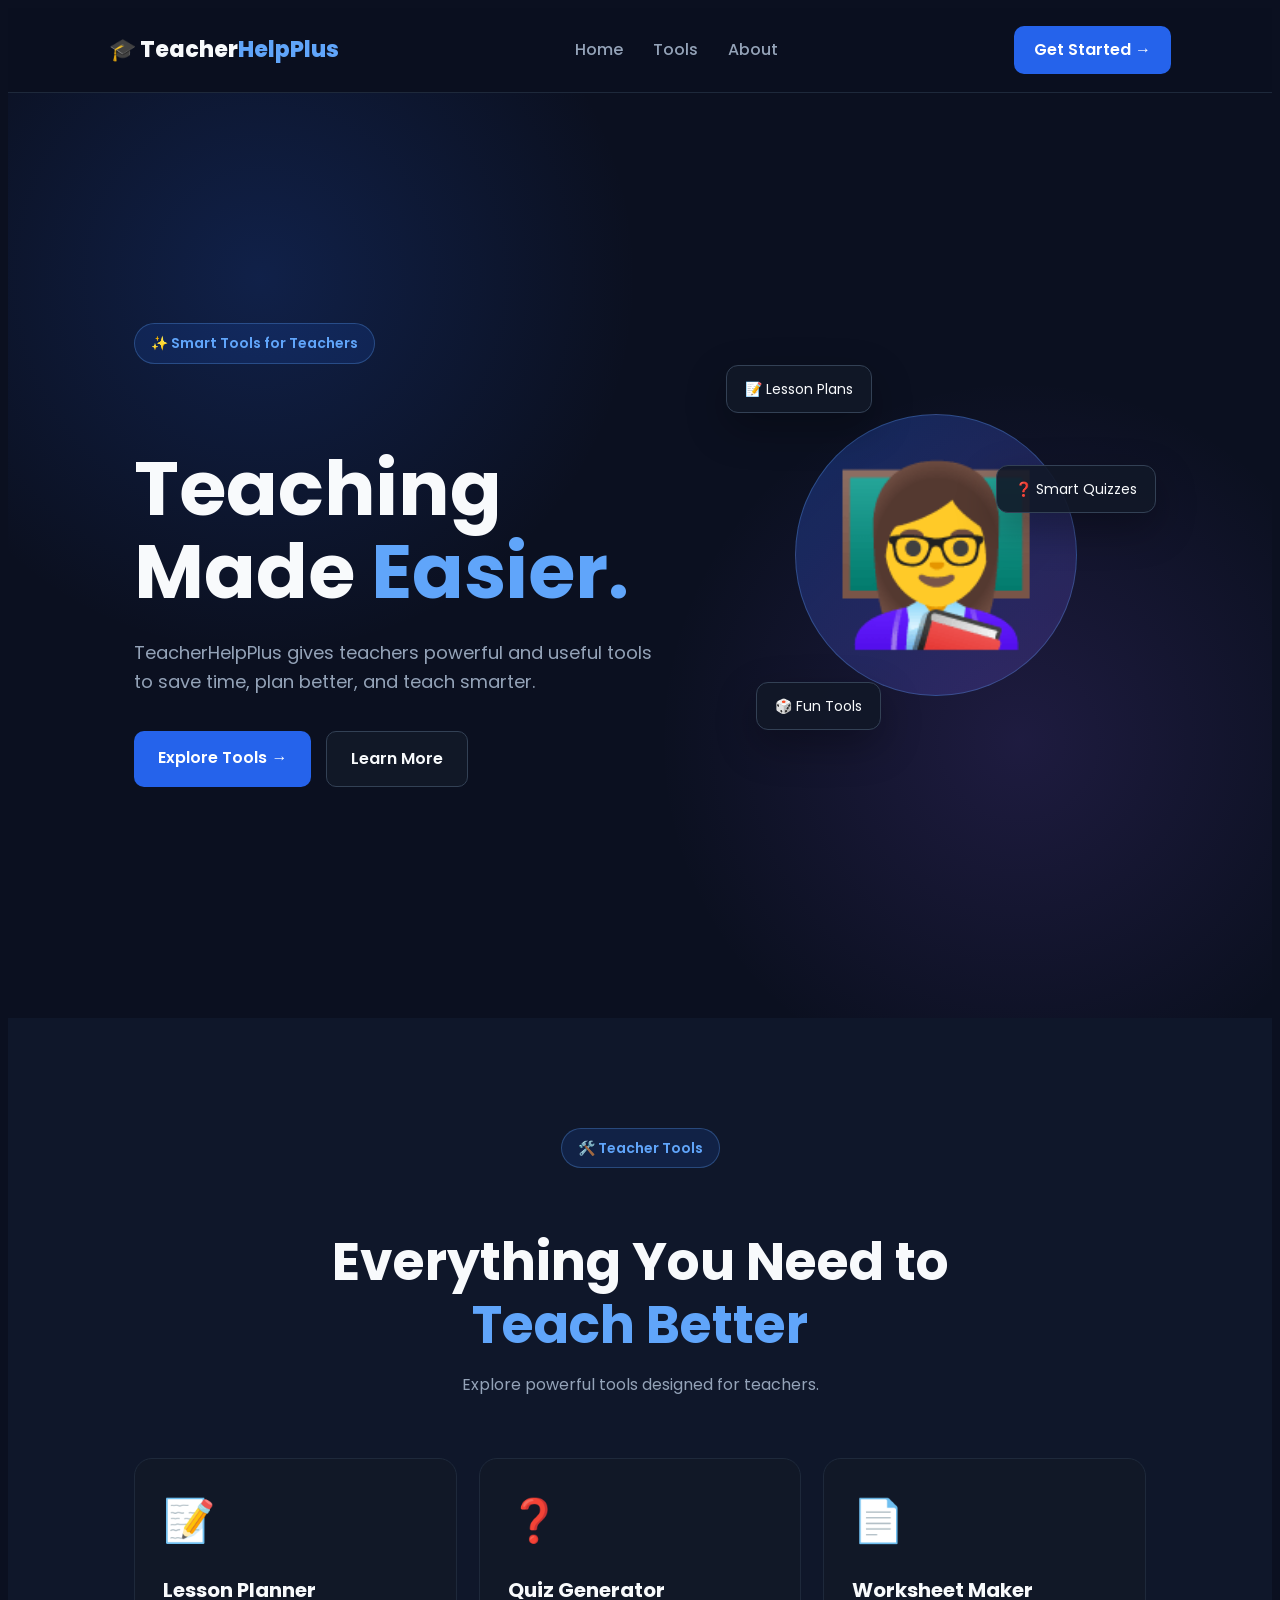
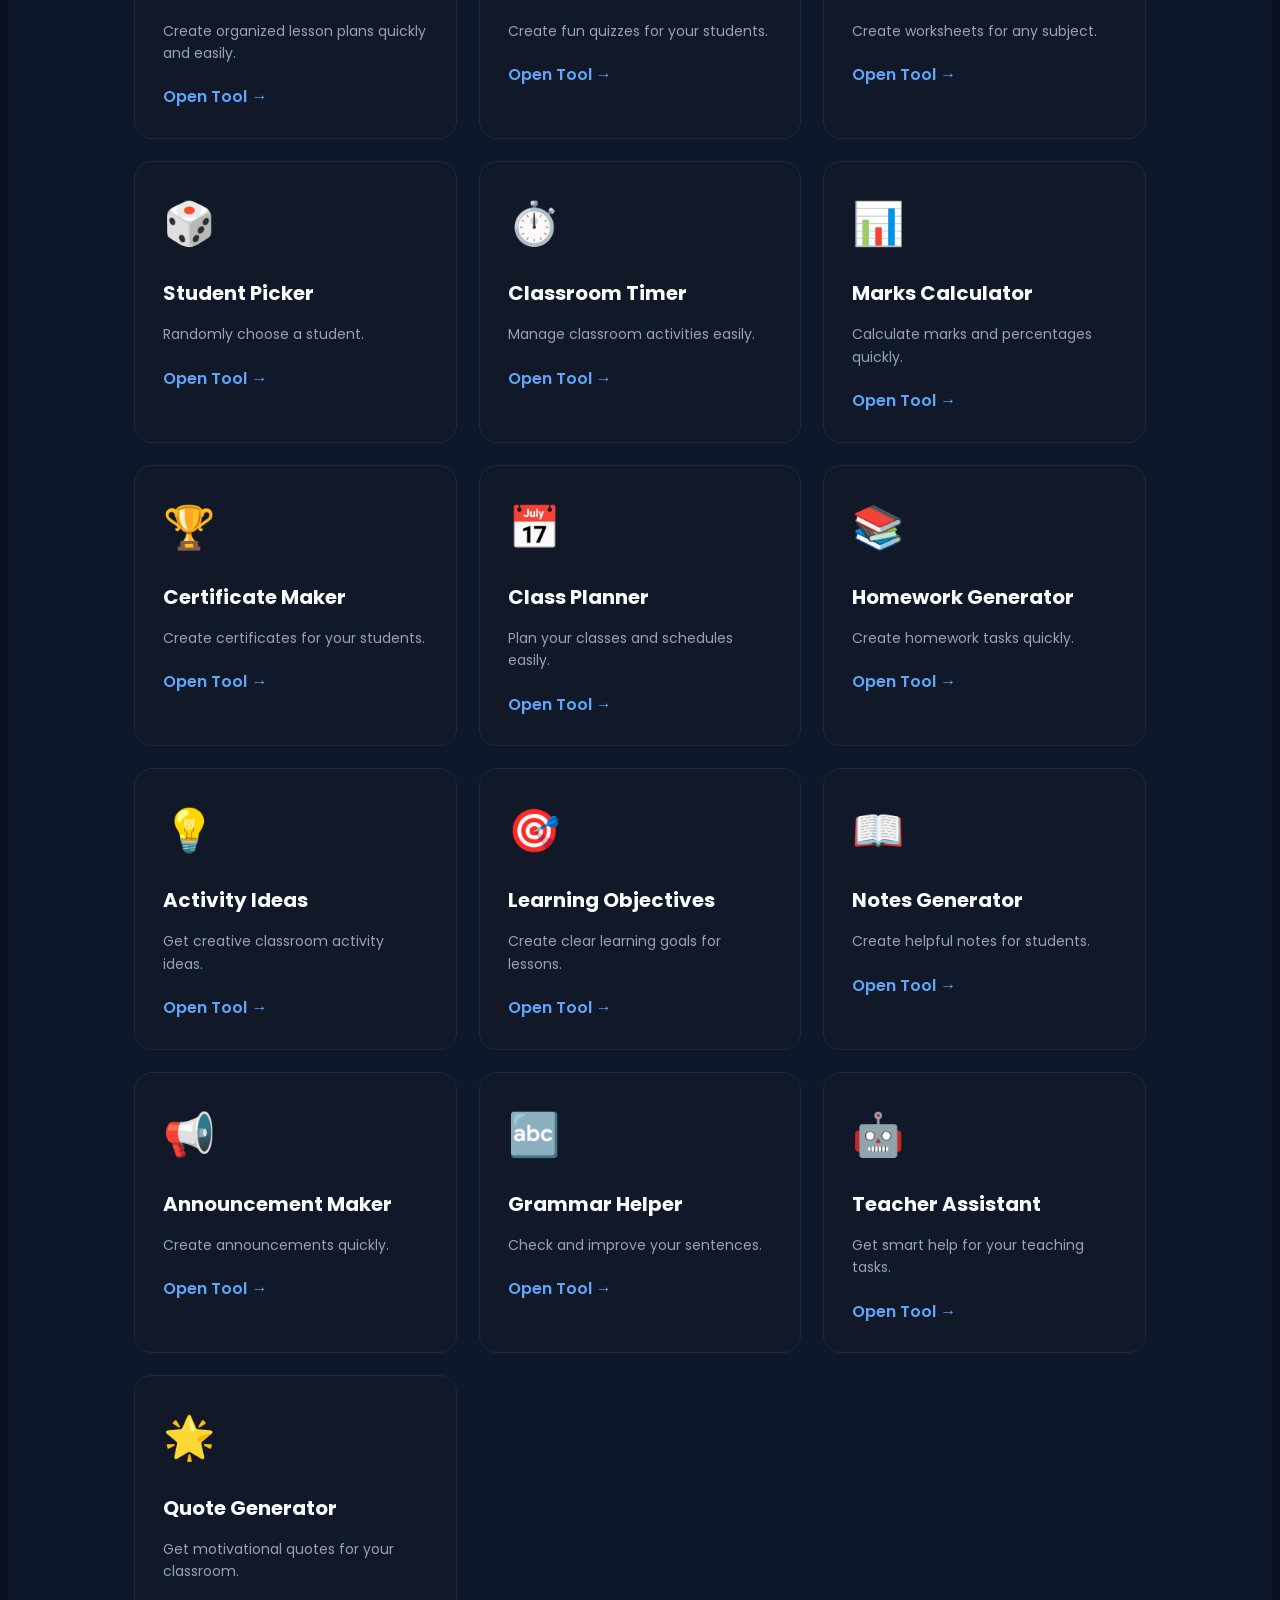
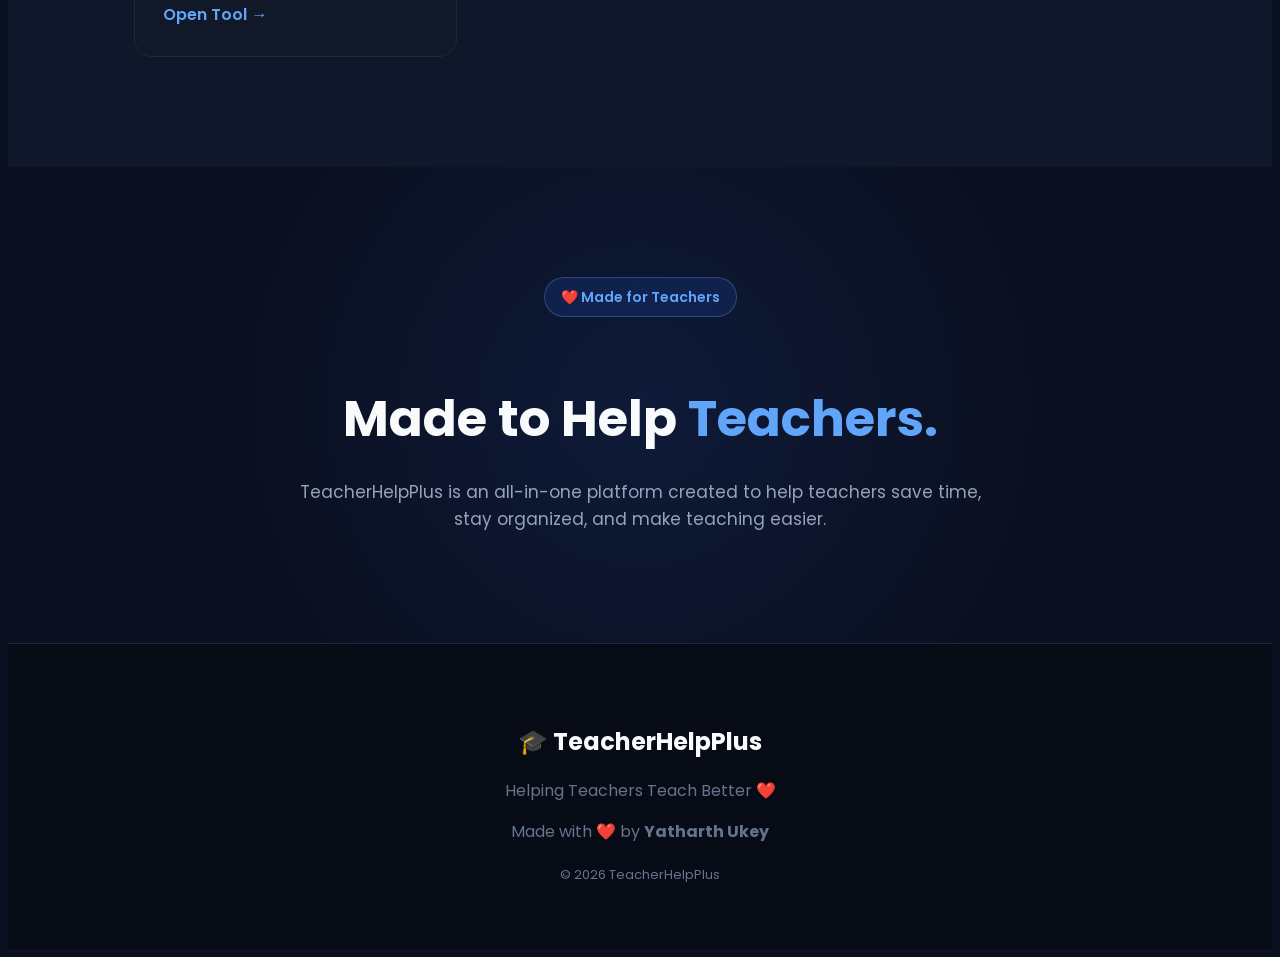
<file: index.html>
<!DOCTYPE html>
<html lang="en">
<head>
  <meta charset="UTF-8">
  <meta name="viewport" content="width=device-width, initial-scale=1.0">

  <title>TeacherHelpPlus | Smart Tools for Teachers</title>

  <link rel="stylesheet" href="style.css">

  <link rel="preconnect" href="https://fonts.googleapis.com">
  <link rel="preconnect" href="https://fonts.gstatic.com" crossorigin>
  <link href="https://fonts.googleapis.com/css2?family=Poppins:wght@400;500;600;700;800&display=swap" rel="stylesheet">
</head>

<body>

  <!-- Navigation -->
  <nav class="navbar">

    <a href="index.html" class="logo">
      🎓 Teacher<span>HelpPlus</span>
    </a>

    <div class="nav-links">
      <a href="#home">Home</a>
      <a href="#tools">Tools</a>
      <a href="#about">About</a>
    </div>

    <a href="#tools" class="nav-button">
      Get Started →
    </a>

  </nav>


  <!-- Hero Section -->
  <section class="hero" id="home">

    <div class="hero-content">

      <div class="badge">
        ✨ Smart Tools for Teachers
      </div>

      <h1>
        Teaching Made
        <span>Easier.</span>
      </h1>

      <p>
        TeacherHelpPlus gives teachers powerful and useful tools
        to save time, plan better, and teach smarter.
      </p>

      <div class="hero-buttons">

        <a href="#tools" class="primary-btn">
          Explore Tools →
        </a>

        <a href="#about" class="secondary-btn">
          Learn More
        </a>

      </div>

    </div>


    <div class="hero-visual">

      <div class="hero-icon">👩‍🏫</div>

      <div class="floating-card card-one">
        📝 Lesson Plans
      </div>

      <div class="floating-card card-two">
        ❓ Smart Quizzes
      </div>

      <div class="floating-card card-three">
        🎲 Fun Tools
      </div>

    </div>

  </section>


  <!-- Tools Section -->
  <section class="tools" id="tools">

    <div class="section-title">

      <div class="badge">
        🛠️ Teacher Tools
      </div>

      <h2>
        Everything You Need to
        <span>Teach Better</span>
      </h2>

      <p>
        Explore powerful tools designed for teachers.
      </p>

    </div>


    <div class="tools-grid">


      <!-- 1 Lesson Planner -->
      <div class="tool-card">

        <div class="tool-icon">📝</div>

        <h3>Lesson Planner</h3>

        <p>Create organized lesson plans quickly and easily.</p>

        <a href="lesson-planner.html" class="tool-link">
          Open Tool →
        </a>

      </div>


      <!-- 2 Quiz Generator -->
      <div class="tool-card">

        <div class="tool-icon">❓</div>

        <h3>Quiz Generator</h3>

        <p>Create fun quizzes for your students.</p>

        <a href="quiz-generator.html" class="tool-link">
          Open Tool →
        </a>

      </div>


      <!-- 3 Worksheet Maker -->
      <div class="tool-card">

        <div class="tool-icon">📄</div>

        <h3>Worksheet Maker</h3>

        <p>Create worksheets for any subject.</p>

        <a href="worksheet-maker.html" class="tool-link">
          Open Tool →
        </a>

      </div>


      <!-- 4 Student Picker -->
      <div class="tool-card">

        <div class="tool-icon">🎲</div>

        <h3>Student Picker</h3>

        <p>Randomly choose a student.</p>

        <a href="student-picker.html" class="tool-link">
          Open Tool →
        </a>

      </div>


      <!-- 5 Classroom Timer -->
      <div class="tool-card">

        <div class="tool-icon">⏱️</div>

        <h3>Classroom Timer</h3>

        <p>Manage classroom activities easily.</p>

        <a href="classroom-timer.html" class="tool-link">
          Open Tool →
        </a>

      </div>


      <!-- 6 Marks Calculator -->
      <div class="tool-card">

        <div class="tool-icon">📊</div>

        <h3>Marks Calculator</h3>

        <p>Calculate marks and percentages quickly.</p>

        <a href="marks-calculator.html" class="tool-link">
          Open Tool →
        </a>

      </div>


      <!-- 7 Certificate Maker -->
      <div class="tool-card">

        <div class="tool-icon">🏆</div>

        <h3>Certificate Maker</h3>

        <p>Create certificates for your students.</p>

        <a href="certificate-maker.html" class="tool-link">
          Open Tool →
        </a>

      </div>


      <!-- 8 Class Planner -->
      <div class="tool-card">

        <div class="tool-icon">📅</div>

        <h3>Class Planner</h3>

        <p>Plan your classes and schedules easily.</p>

        <a href="class-planner.html" class="tool-link">
          Open Tool →
        </a>

      </div>


      <!-- 9 Homework Generator -->
      <div class="tool-card">

        <div class="tool-icon">📚</div>

        <h3>Homework Generator</h3>

        <p>Create homework tasks quickly.</p>

        <a href="homework-generator.html" class="tool-link">
          Open Tool →
        </a>

      </div>


      <!-- 10 Activity Ideas -->
      <div class="tool-card">

        <div class="tool-icon">💡</div>

        <h3>Activity Ideas</h3>

        <p>Get creative classroom activity ideas.</p>

        <a href="activity-ideas.html" class="tool-link">
          Open Tool →
        </a>

      </div>


      <!-- 11 Learning Objectives -->
      <div class="tool-card">

        <div class="tool-icon">🎯</div>

        <h3>Learning Objectives</h3>

        <p>Create clear learning goals for lessons.</p>

        <a href="learning-objectives.html" class="tool-link">
          Open Tool →
        </a>

      </div>


      <!-- 12 Notes Generator -->
      <div class="tool-card">

        <div class="tool-icon">📖</div>

        <h3>Notes Generator</h3>

        <p>Create helpful notes for students.</p>

        <a href="notes-generator.html" class="tool-link">
          Open Tool →
        </a>

      </div>


      <!-- 13 Announcement Maker -->
      <div class="tool-card">

        <div class="tool-icon">📢</div>

        <h3>Announcement Maker</h3>

        <p>Create announcements quickly.</p>

        <a href="announcement-maker.html" class="tool-link">
          Open Tool →
        </a>

      </div>


      <!-- 14 Grammar Helper -->
      <div class="tool-card">

        <div class="tool-icon">🔤</div>

        <h3>Grammar Helper</h3>

        <p>Check and improve your sentences.</p>

        <a href="grammar-helper.html" class="tool-link">
          Open Tool →
        </a>

      </div>


      <!-- 15 AI Teacher Assistant -->
      <div class="tool-card">

        <div class="tool-icon">🤖</div>

        <h3>Teacher Assistant</h3>

        <p>Get smart help for your teaching tasks.</p>

        <a href="teacher-assistant.html" class="tool-link">
          Open Tool →
        </a>

      </div>


      <!-- 16 Quote Generator -->
      <div class="tool-card">

        <div class="tool-icon">🌟</div>

        <h3>Quote Generator</h3>

        <p>Get motivational quotes for your classroom.</p>

        <a href="quote-generator.html" class="tool-link">
          Open Tool →
        </a>

      </div>


    </div>

  </section>


  <!-- About -->
  <section class="about" id="about">

    <div class="badge">
      ❤️ Made for Teachers
    </div>

    <h2>
      Made to Help
      <span>Teachers.</span>
    </h2>

    <p>
      TeacherHelpPlus is an all-in-one platform created to help
      teachers save time, stay organized, and make teaching easier.
    </p>

  </section>


  <!-- Footer -->
<footer>

  <h3>🎓 TeacherHelpPlus</h3>

  <p>Helping Teachers Teach Better ❤️</p>

  <p class="made-by">
    Made with ❤️ by <strong>Yatharth Ukey</strong>
  </p>

  <p class="copyright">
    © 2026 TeacherHelpPlus
  </p>

</footer>



  <script src="script.js"></script>

</body>
</html>
</file>
<file: style.css>
```css
/* =========================
   TEACHER HELP PLUS
   COMPLETE DARK UI
========================= */

/* GLOBAL */

* {
  margin: 0;
  padding: 0;
  box-sizing: border-box;
}

html {
  scroll-behavior: smooth;
}

body {
  font-family: "Poppins", sans-serif;
  background: #0b1020;
  color: #f8fafc;
  line-height: 1.6;
}


/* =========================
   NAVBAR
========================= */

.navbar {
  position: sticky;
  top: 0;
  z-index: 1000;

  display: flex;
  align-items: center;
  justify-content: space-between;

  padding: 18px 8%;

  background: rgba(11, 16, 32, 0.92);
  backdrop-filter: blur(15px);

  border-bottom: 1px solid #1e293b;
}

.logo {
  text-decoration: none;
  color: #f8fafc;
  font-size: 22px;
  font-weight: 800;
}

.logo span {
  color: #60a5fa;
}

.nav-links {
  display: flex;
  gap: 30px;
}

.nav-links a {
  color: #94a3b8;
  text-decoration: none;
  font-weight: 500;
  transition: 0.3s;
}

.nav-links a:hover {
  color: #60a5fa;
}

.nav-button {
  text-decoration: none;
  background: #2563eb;
  color: white;

  padding: 11px 20px;
  border-radius: 10px;

  font-weight: 600;

  transition: 0.3s;
}

.nav-button:hover {
  background: #3b82f6;
  transform: translateY(-2px);
}


/* =========================
   HERO SECTION
========================= */

.hero {
  min-height: 85vh;

  display: flex;
  align-items: center;
  justify-content: space-between;

  gap: 60px;

  padding: 80px 10%;

  background:
    radial-gradient(circle at 20% 20%, rgba(37, 99, 235, 0.2), transparent 30%),
    radial-gradient(circle at 80% 70%, rgba(139, 92, 246, 0.15), transparent 30%);
}

.hero-content {
  max-width: 650px;
}

.badge {
  display: inline-block;

  padding: 8px 16px;

  background: rgba(37, 99, 235, 0.15);

  color: #60a5fa;

  border: 1px solid rgba(96, 165, 250, 0.3);

  border-radius: 30px;

  font-size: 14px;
  font-weight: 600;

  margin-bottom: 20px;
}

.hero h1 {
  font-size: clamp(48px, 6vw, 76px);
  line-height: 1.1;

  margin-bottom: 25px;
}

.hero h1 span,
.section-title h2 span,
.about h2 span {
  color: #60a5fa;
}

.hero p {
  max-width: 600px;

  font-size: 18px;

  color: #94a3b8;

  margin-bottom: 35px;
}

.hero-buttons {
  display: flex;
  gap: 15px;
  flex-wrap: wrap;
}

.primary-btn,
.secondary-btn {
  text-decoration: none;

  padding: 14px 24px;

  border-radius: 10px;

  font-weight: 600;

  transition: 0.3s;
}

.primary-btn {
  background: #2563eb;
  color: white;
}

.primary-btn:hover {
  background: #3b82f6;
  transform: translateY(-3px);
}

.secondary-btn {
  border: 1px solid #334155;

  color: #f8fafc;

  background: #111827;
}

.secondary-btn:hover {
  border-color: #60a5fa;
}


/* =========================
   HERO VISUAL
========================= */

.hero-visual {
  position: relative;

  width: 420px;
  height: 420px;

  display: flex;

  align-items: center;
  justify-content: center;

  flex-shrink: 0;
}

.hero-icon {
  font-size: 170px;

  width: 280px;
  height: 280px;

  display: flex;

  align-items: center;
  justify-content: center;

  border-radius: 50%;

  background: linear-gradient(
    135deg,
    rgba(37, 99, 235, 0.3),
    rgba(139, 92, 246, 0.2)
  );

  border: 1px solid rgba(96, 165, 250, 0.3);

  animation: float 4s ease-in-out infinite;
}

.floating-card {
  position: absolute;

  padding: 12px 18px;

  border-radius: 12px;

  background: rgba(17, 24, 39, 0.9);

  border: 1px solid #334155;

  color: #f8fafc;

  font-size: 14px;

  box-shadow: 0 15px 40px rgba(0, 0, 0, 0.3);
}

.card-one {
  top: 20px;
  left: 0;
}

.card-two {
  right: -10px;
  top: 120px;
}

.card-three {
  bottom: 35px;
  left: 30px;
}

@keyframes float {

  0% {
    transform: translateY(0);
  }

  50% {
    transform: translateY(-18px);
  }

  100% {
    transform: translateY(0);
  }

}


/* =========================
   TOOLS SECTION
========================= */

.tools {
  padding: 110px 10%;

  background: #0f172a;
}

.section-title {
  text-align: center;

  max-width: 750px;

  margin: auto;
  margin-bottom: 60px;
}

.section-title h2 {
  font-size: clamp(34px, 5vw, 52px);

  line-height: 1.2;

  margin-bottom: 15px;
}

.section-title p {
  color: #94a3b8;
}

.tools-grid {
  display: grid;

  grid-template-columns:
    repeat(auto-fit, minmax(240px, 1fr));

  gap: 22px;
}

.tool-card {
  padding: 28px;

  background: #111827;

  border: 1px solid #1e293b;

  border-radius: 18px;

  transition: 0.3s;
}

.tool-card:hover {
  transform: translateY(-8px);

  border-color: #2563eb;

  box-shadow:
    0 20px 40px
    rgba(37, 99, 235, 0.12);
}

.tool-icon {
  font-size: 42px;

  margin-bottom: 20px;
}

.tool-card h3 {
  font-size: 20px;

  margin-bottom: 10px;
}

.tool-card p {
  color: #94a3b8;

  font-size: 14px;

  margin-bottom: 20px;
}

.tool-link {
  display: inline-block;

  text-decoration: none;

  color: #60a5fa;

  font-weight: 600;

  transition: 0.3s;
}

.tool-link:hover {
  color: white;

  transform: translateX(5px);
}


/* =========================
   ABOUT
========================= */

.about {
  text-align: center;

  padding: 110px 20%;

  background:
    radial-gradient(
      circle at center,
      rgba(37, 99, 235, 0.12),
      transparent 60%
    );
}

.about h2 {
  font-size: clamp(34px, 5vw, 50px);

  margin-bottom: 20px;
}

.about p {
  max-width: 700px;

  margin: auto;

  color: #94a3b8;

  font-size: 17px;
}


/* =========================
   FOOTER
========================= */

footer {
  text-align: center;

  padding: 55px 20px;

  background: #070b16;

  border-top: 1px solid #1e293b;
}

footer h3 {
  font-size: 24px;

  margin-bottom: 10px;
}

footer p {
  color: #64748b;

  margin-bottom: 8px;
}

.copyright {
  margin-top: 20px;

  font-size: 13px;
}


/* =========================
   STUDENT PICKER
========================= */

.back-btn {
  text-decoration: none;

  color: #60a5fa;

  font-weight: 600;
}

.picker-page {
  min-height: 100vh;

  display: flex;

  justify-content: center;

  padding: 80px 20px;
}

.picker-container {
  width: 100%;
  max-width: 750px;

  text-align: center;
}

.picker-container h1 {
  font-size: clamp(35px, 5vw, 55px);

  margin-bottom: 15px;
}

.picker-container h1 span {
  color: #60a5fa;
}

.picker-description {
  color: #94a3b8;

  margin-bottom: 35px;
}

.add-student {
  display: flex;

  gap: 12px;

  margin-bottom: 30px;
}

.add-student input {
  flex: 1;

  padding: 15px 18px;

  background: #111827;

  border: 1px solid #334155;

  border-radius: 10px;

  color: white;

  font-family: inherit;

  outline: none;
}

.add-student input:focus {
  border-color: #60a5fa;
}

.add-student button,
.pick-btn {
  border: none;

  background: #2563eb;

  color: white;

  padding: 14px 22px;

  border-radius: 10px;

  font-family: inherit;

  font-weight: 600;

  cursor: pointer;

  transition: 0.3s;
}

.add-student button:hover,
.pick-btn:hover {
  background: #3b82f6;
}

.student-list-section {
  text-align: left;

  background: #111827;

  border: 1px solid #1e293b;

  padding: 25px;

  border-radius: 18px;

  margin-bottom: 25px;
}

.student-list-section h3 {
  margin-bottom: 20px;
}

.student-list {
  display: flex;

  flex-wrap: wrap;

  gap: 10px;
}

.student-item {
  display: flex;

  align-items: center;

  gap: 10px;

  padding: 10px 15px;

  background: #1e293b;

  border-radius: 8px;
}

.student-item button {
  border: none;

  background: transparent;

  color: #f87171;

  cursor: pointer;

  font-size: 16px;
}

.empty-message {
  color: #64748b;
}

.pick-btn {
  width: 100%;

  font-size: 16px;

  margin-bottom: 25px;
}

.result-box {
  padding: 30px;

  min-height: 100px;

  display: flex;

  align-items: center;
  justify-content: center;

  background: #111827;

  border: 1px solid #334155;

  border-radius: 18px;

  color: #94a3b8;
}

.result-box.winner {
  border-color: #60a5fa;

  color: white;

  font-size: 26px;

  font-weight: 700;

  box-shadow:
    0 0 30px
    rgba(37, 99, 235, 0.25);
}


/* =========================
   RESPONSIVE DESIGN
========================= */

@media (max-width: 900px) {

  .hero {
    flex-direction: column;

    text-align: center;

    padding-top: 100px;
  }

  .hero-buttons {
    justify-content: center;
  }

  .hero-visual {
    width: 350px;
    height: 350px;
  }

  .hero-icon {
    width: 230px;
    height: 230px;

    font-size: 140px;
  }

  .about {
    padding: 90px 10%;
  }

}


@media (max-width: 600px) {

  .navbar {
    padding: 15px 5%;
  }

  .nav-links {
    display: none;
  }

  .logo {
    font-size: 16px;
  }

  .nav-button {
    padding: 9px 14px;

    font-size: 13px;
  }

  .hero {
    padding: 70px 7%;
  }

  .hero-visual {
    width: 300px;
    height: 300px;
  }

  .hero-icon {
    width: 190px;
    height: 190px;

    font-size: 110px;
  }

  .floating-card {
    font-size: 11px;

    padding: 8px 12px;
  }

  .tools {
    padding: 80px 7%;
  }

  .about {
    padding: 80px 8%;
  }

  .add-student {
    flex-direction: column;
  }

  .picker-page {
    padding: 50px 15px;
  }

}
```
</file>
